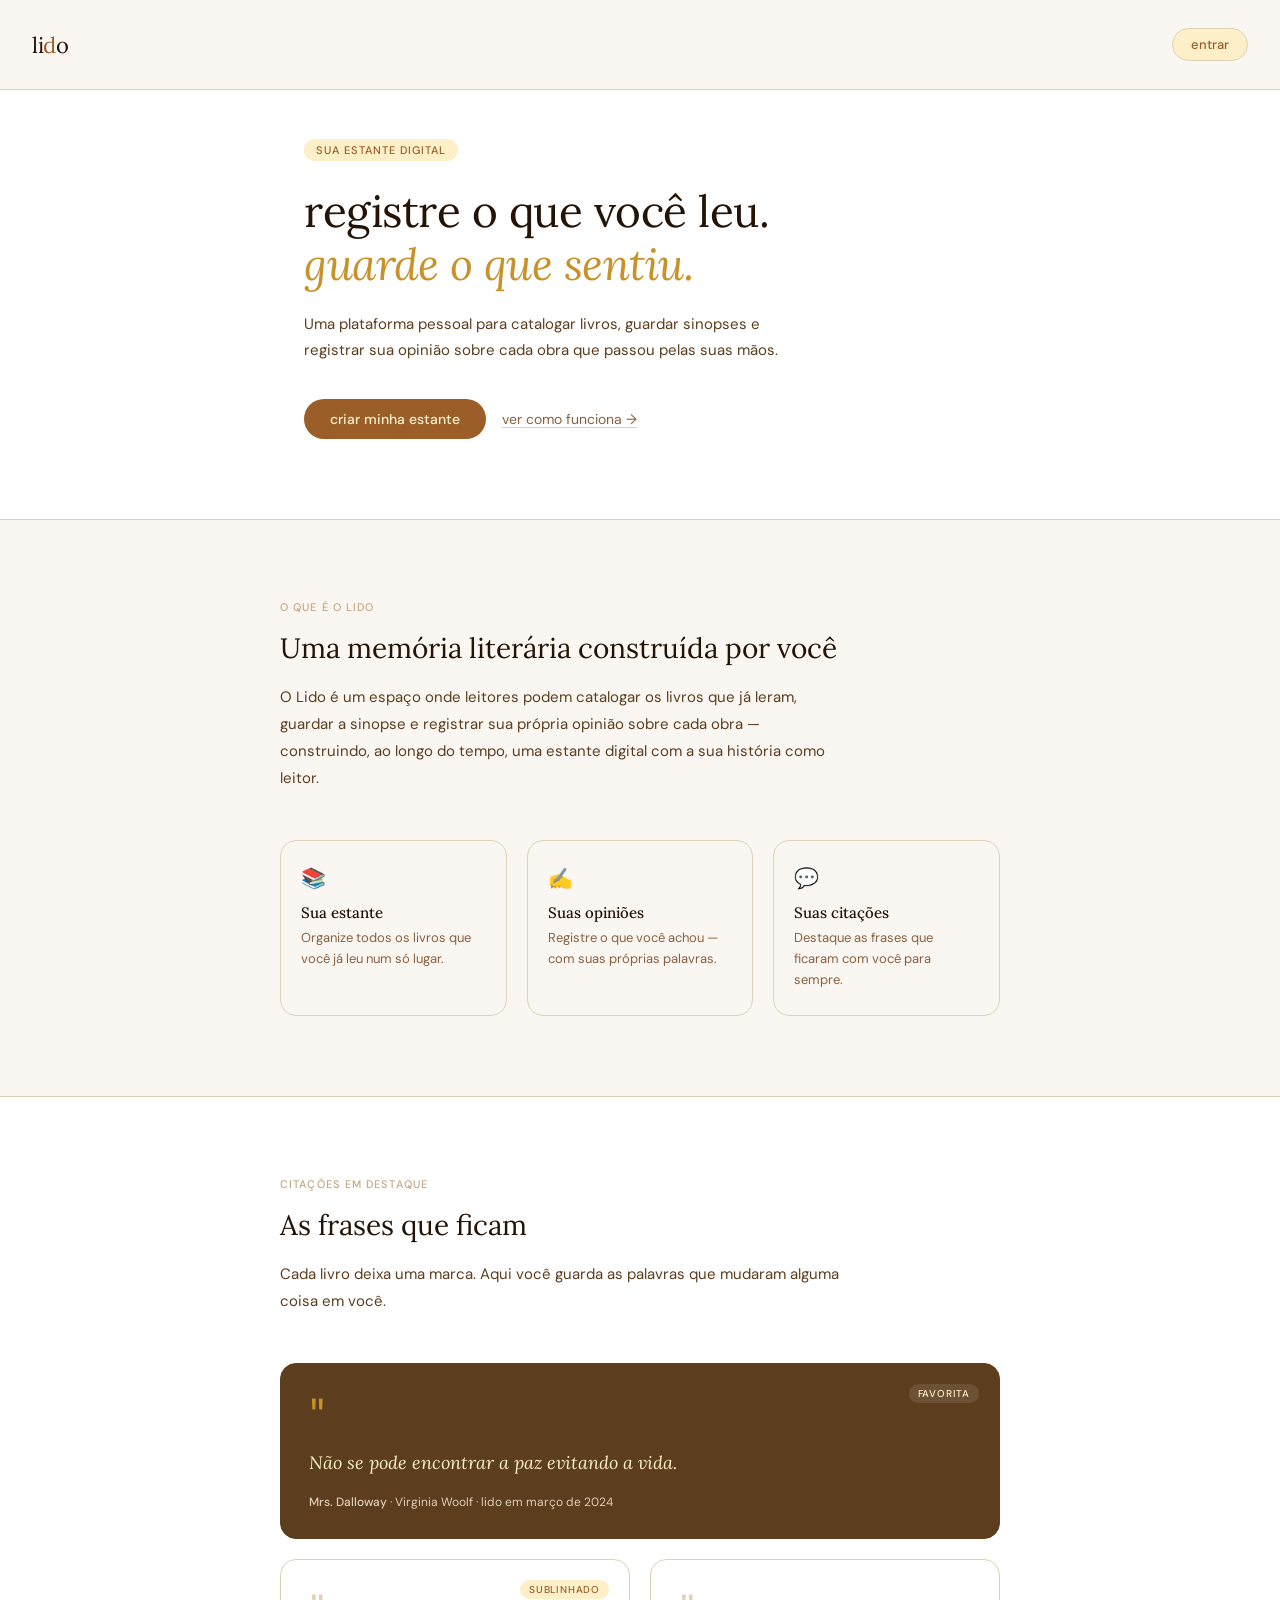
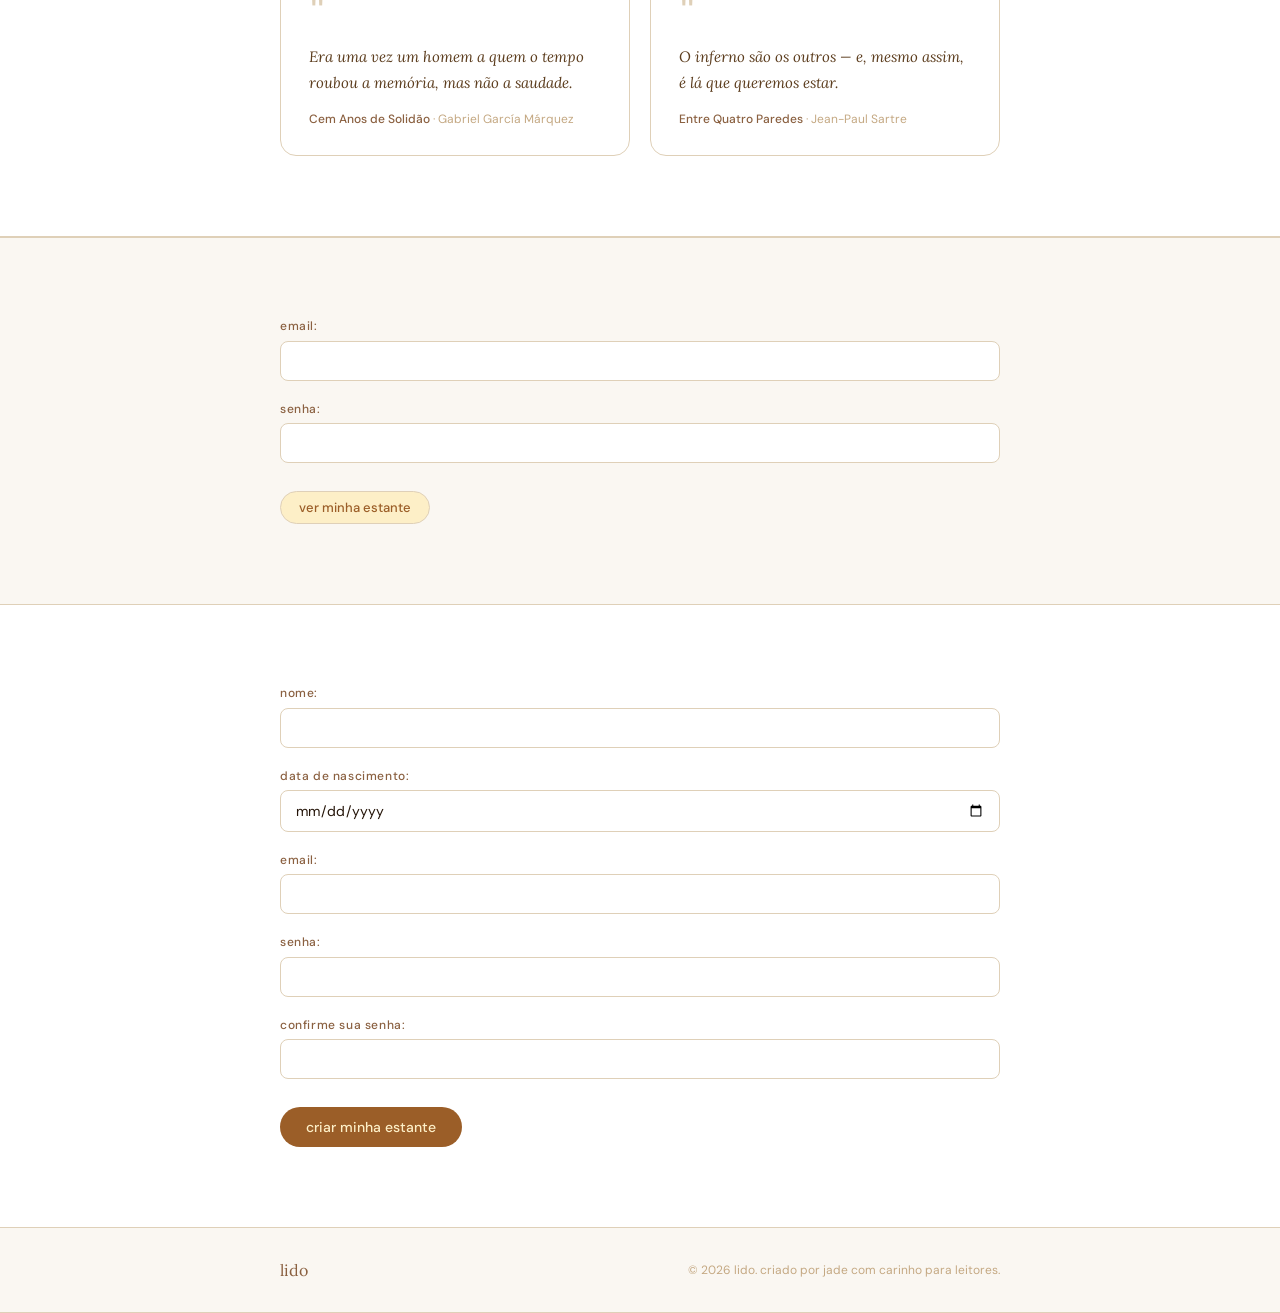
<file: index.html>
<!DOCTYPE html>
<html lang="pt-BR">
<head>
<meta charset="UTF-8">
<meta name="viewport" content="width=device-width, initial-scale=1.0">
<title>lido.</title>
<link rel="preconnect" href="https://fonts.googleapis.com">
<link rel="preconnect" href="https://fonts.gstatic.com" crossorigin>
<link href="https://fonts.googleapis.com/css2?family=Lora:ital,wght@0,400;0,500;1,400;1,500&family=DM+Sans:opsz,wght@9..40,300;9..40,400;9..40,500&display=swap" rel="stylesheet">
<link rel="stylesheet" href="style.css">


</head>
<body>


<!-- NAV -->
<header class="lido-header">
<nav class="lido-nav">
<div class="lido-logo">li<span>d</span>o</div>
<button class="nav-btn" onclick="location.href='#login'">entrar</button>
</nav>
</header>


<!-- HERO -->
<section class="hero">
<div class="hero-tag">sua estante digital</div>
<h1>registre o que você leu.<br><em>guarde o que sentiu.</em></h1>
<p class="hero-desc">Uma plataforma pessoal para catalogar livros, guardar sinopses e registrar sua opinião sobre cada obra que passou pelas suas mãos.</p>
<div class="hero-cta">
<button class="btn-primary" onclick="location.href='#signup'">criar minha estante</button>
<button class="btn-ghost"onclick="location.href='#section-label'">ver como funciona → </button>
</div>
</section>


<!-- O QUE É O LIDO -->
<section class="section-what">
<div class="inner">
<div class="section-label">o que é o lido</div>
<p class="section-title">Uma memória literária construída por você</p>
<p class="section-body">O Lido é um espaço onde leitores podem catalogar os livros que já leram, guardar a sinopse e registrar sua própria opinião sobre cada obra — construindo, ao longo do tempo, uma estante digital com a sua história como leitor.</p>


<div class="features">
<div class="feature-card">
<div class="feature-icon">📚</div>
<h3>Sua estante</h3>
<p>Organize todos os livros que você já leu num só lugar.</p>
</div>
<div class="feature-card">
<div class="feature-icon">✍️</div>
<h3>Suas opiniões</h3>
<p>Registre o que você achou — com suas próprias palavras.</p>
</div>
<div class="feature-card">
<div class="feature-icon">💬</div>
<h3>Suas citações</h3>
<p>Destaque as frases que ficaram com você para sempre.</p>
</div>
</div>
</section>


<!-- CITAÇÕES -->
<section class="section-quotes">
<div class="inner">
<div class="quotes-header">
<div class="section-label">citações em destaque</div>
<p class="section-title">As frases que ficam</p>
<p class="section-body" style="margin-bottom:0">Cada livro deixa uma marca. Aqui você guarda as palavras que mudaram alguma coisa em você.</p>
</div>


<div class="quotes-grid">


<!-- Card grande / featured -->
<div class="quote-card featured">
<span class="quote-tag">favorita</span>
<span class="quote-mark">"</span>
<p class="quote-text">Não se pode encontrar a paz evitando a vida.</p>
<div class="quote-meta">
<strong>Mrs. Dalloway</strong> · Virginia Woolf · lido em março de 2024
</div>
</div>


<!-- Cards menores -->
<div class="quote-card">
<span class="quote-tag">sublinhado</span>
<span class="quote-mark">"</span>
<p class="quote-text">Era uma vez um homem a quem o tempo roubou a memória, mas não a saudade.</p>
<div class="quote-meta">
<strong>Cem Anos de Solidão</strong> · Gabriel García Márquez
</div>
</div>


<div class="quote-card">
<span class="quote-mark">"</span>
<p class="quote-text">O inferno são os outros — e, mesmo assim, é lá que queremos estar.</p>
<div class="quote-meta">
<strong>Entre Quatro Paredes</strong> · Jean-Paul Sartre
</div>
</div>


</div>
</div>
</section>


<!-- LOGIN -->
<section id="login" class="login-section">
<form action="" method="get" class="form-section">
<div class="form-login">
<label for="email-login">email: </label>
<input type="email" name="email" id="email-login" required />
</div>
<div class="form-login">
<label for="password-login">senha: </label>
<input type="password" name="password" id="password-login" required />
</div>
</form>
<div class="send-login">
<button class="btn">ver minha estante</button>
</div>
</section>


<!-- SIGNUP -->
<section id="signup" class="signup-section">
<form action="" method="get" class="form-section">
<div class="form-register">
<label for="fullname">nome: </label>
<input type="text" name="fullname" id="fullname" required />
</div>
<div class="form-register">
<label for="birthdate">data de nascimento: </label>
<input type="date" name="birthdate" id="birthdate" required />
</div>
<div class="form-register">
<label for="email-register">email: </label>
<input type="email" name="email" id="email-register" required />
</div>
<div class="form-register">
<label for="password-register">senha: </label>
<input type="password" name="password" id="password-register" required />
</div>
<div class="form-register">
<label for="confirm-password">confirme sua senha: </label>
<input type="password" name="confirm_password" id="confirm-password" required />
</div>
</form>
<div class="send-register">
<button class="btn">criar minha estante</button>
</div>
</section>



<!-- FOOTER -->
<footer>
<div class="footer-inner">
<div class="footer-logo">lido</div>
<span class="footer-copy">© 2026 lido. criado por jade com carinho para leitores.</span>
</div>
</footer>

<script>
document.querySelector('.send-register .btn').addEventListener('click', async function () {
    const response = await fetch('api/register.php', {
    method: 'POST',
    headers: { 'Content-Type': 'application/json' },
    body: JSON.stringify({
        fullname: document.getElementById('fullname').value.trim(),
        email: document.getElementById('email-register').value.trim(),
        birthdate: document.getElementById('birthdate').value,
        password: document.getElementById('password-register').value,
        confirm_password: document.getElementById('confirm-password').value
    })
    });

    const data = await response.json();
    console.log(data);
});
</script>
</body>
</html>
</file>
<file: style.css>
*, *::before, *::after { box-sizing: border-box; margin: 0; padding: 0; }

:root {
    /* paleta marrom/ocre/caramelo */
    --orange:        #9b5e28;   /* caramelo escuro — CTA principal      */
    --orange-light:  #fdefc7;   /* areia clara — badges, fundos suaves  */
    --orange-mid:    #b87333;   /* marrom claro — hover, acento         */
    --accent:        #c8922a;   /* ocre — italic hero, destaques        */

    --cream:         #faf7f2;   /* fundo geral quase-branco             */
    --cream-dark:    #f0e8d8;   /* cards, caixas secundárias            */

    --ink:           #241408;   /* marrom quase-preto — texto principal */
    --ink-mid:       #5c3d1e;   /* marrom médio — parágrafos           */
    --ink-light:     #8a6040;   /* marrom claro — metas, labels        */
    --ink-faint:     #c4a882;   /* bege — placeholders, fine print     */
    --border:        #dfd0b8;   /* borda quente                         */
    --white:         #ffffff;
    --radius-pill:   99px;
    --max:           720px;
}

html { scroll-behavior: smooth; } /* faz a página rolar suavemente ao clicar nos links âncora*/

body {
    font-family: 'DM Sans', sans-serif;
    /*background: var(--cream); */
    color: var(--ink);
    -webkit-font-smoothing: antialiased;
}

/* ─── LAYOUT ─────────────────────────────────── */
.wrap {
    max-width: var(--max);
    margin: 0 auto;
    padding: 0 1.5rem;
}

/* ─── NAV ────────────────────────────────────── */
.lido-header {
    background-color: var(--cream);
}

.lido-nav {
    width: 100%;
    display: flex;
    padding: 1.75rem 2rem;
    justify-content: space-between;
    align-items: center;
    border-bottom: 1px solid var(--border);
}

.lido-logo {
    font-family: 'Lora', serif;
    font-size: 22px;
    font-weight: 400;
    letter-spacing: -0.5px;
    color: var(--ink);
}

.lido-logo span { color: var(--orange); }

.nav-btn {
    font-family: 'DM Sans', sans-serif;
    font-size: 13px;
    font-weight: 500;
    padding: 7px 18px;
    border-radius: var(--radius-pill);
    border: 1px solid var(--border);
    background: var(--orange-light);
    color: var(--orange);
    cursor: pointer;
    transition: background 0.2s, color 0.2s;
}

.nav-btn:hover { background: var(--orange); color: var(--orange-light); }

/* ─── HERO ───────────────────────────────────── */
.hero {
    padding: 3rem 1.5rem 5rem;
    max-width: var(--max);
    margin: 0 auto;
}

.hero-tag {
    display: inline-block;
    font-size: 11px;
    font-weight: 500;
    letter-spacing: 0.09em;
    text-transform: uppercase;
    color: var(--orange);
    background: var(--orange-light);
    padding: 4px 12px;
    margin-bottom: 1.5rem;
    border-radius: var(--radius-pill);
}

.hero h1 {
    font-family: 'Lora', serif;
    font-size: 44px;
    font-weight: 400;
    line-height: 1.2;
    letter-spacing: -0.5px;
    margin-bottom: 1.25rem;
    max-width: 540px;
}

.hero h1 em {
    font-style: italic;
    color: var(--accent);
}

.hero-desc {
    font-size: 15px;
    line-height: 1.75;
    color: var(--ink-mid);
    max-width: 500px;
    margin-bottom: 2.25rem;
}

.hero-cta {
    display: flex;
    align-items: center;
    gap: 1rem;
    flex-wrap: wrap;
}

.btn-primary {
    font-family: 'DM Sans', sans-serif;
    font-size: 14px;
    font-weight: 500;
    padding: 11px 26px;
    border-radius: var(--radius-pill);
    border: none;
    background: var(--orange);
    color: var(--orange-light);
    cursor: pointer;
    transition: background 0.2s, transform 0.15s;
}

.btn-primary:hover { background: var(--ink-mid); transform: translateY(-1px); }

.btn-ghost {
    font-family: 'DM Sans', sans-serif;
    font-size: 14px;
    font-weight: 400;
    color: var(--ink-light);
    background: none;
    border: none;
    cursor: pointer;
    text-decoration: underline;
    text-underline-offset: 3px;
    text-decoration-color: var(--border);
    transition: color 0.2s;
}

.btn-ghost:hover { color: var(--orange); }

/* ─── DIVIDER ─────────────────────────────────── */
.divider {
    width: 40px;
    height: 1px;
    background: var(--border);
    margin: 0 auto;
}

/* ─── WHAT IS LIDO ───────────────────────────── */
.section-what {
    border-top: 1px solid var(--border);
    border-bottom: 1px solid var(--border);
    background: var(--cream);
    padding: 5rem 1.5rem;
}

.section-what .inner {
    max-width: var(--max);
    margin: 0 auto;
}

.section-label {
    font-size: 11px;
    font-weight: 500;
    letter-spacing: 0.1em;
    text-transform: uppercase;
    color: var(--ink-faint);
    margin-bottom: 1rem;
}

.section-title {
    font-family: 'Lora', serif;
    font-size: 28px;
    font-weight: 400;
    line-height: 1.3;
    margin-bottom: 1.1rem;
}

.section-body {
    font-size: 15px;
    line-height: 1.8;
    color: var(--ink-mid);
    max-width: 560px;
    margin-bottom: 3rem;
}

/* feature cards inline */
.features {
    display: grid;
    grid-template-columns: repeat(3, 1fr);
    gap: 1.25rem;
    margin-top: 2.5rem;
}

.feature-card {
    background: var(--cream);
    border: 1px solid var(--border);
    border-radius: 16px;
    padding: 1.5rem 1.25rem;
}

.feature-icon {
    font-size: 20px;
    margin-bottom: 0.75rem;
}

.feature-card h3 {
    font-family: 'Lora', serif;
    font-size: 15px;
    font-weight: 500;
    margin-bottom: 0.4rem;
}

.feature-card p {
    font-size: 13px;
    line-height: 1.6;
    color: var(--ink-light);
}

/* ─── QUOTES SECTION ─────────────────────────── */
.section-quotes {
    border-bottom: 1px solid var(--border);
    padding: 5rem 1.5rem;
}

.section-quotes .inner {
    max-width: var(--max);
    margin: 0 auto;
}

.quotes-header {
    margin-bottom: 3rem;
}

.quotes-grid {
    display: grid;
    grid-template-columns: 1fr 1fr;
    gap: 1.25rem;
}

.quote-card {
    background: var(--white);
    border: 1px solid var(--border);
    border-radius: 16px;
    padding: 1.75rem;
    position: relative;
}

.quote-card.featured {
    grid-column: span 2;
    background: var(--ink-mid);
    border-color: var(--ink-mid);
}

.quote-mark {
    font-family: 'Lora', serif;
    font-size: 48px;
    line-height: 1;
    color: var(--border);
    margin-bottom: 0.5rem;
    display: block;
}

.quote-card.featured .quote-mark { color: var(--accent); }

.quote-text {
    font-family: 'Lora', serif;
    font-size: 15px;
    font-style: italic;
    line-height: 1.7;
    color: var(--ink-mid);
    margin-bottom: 1rem;
}

.quote-card.featured .quote-text {
    font-size: 18px;
    color: var(--orange-light);
}

.quote-meta {
    font-size: 12px;
    color: var(--ink-faint);
}

.quote-meta strong {
    font-weight: 500;
    color: var(--ink-light);
}

.quote-card.featured .quote-meta,
.quote-card.featured .quote-meta strong {
    color: var(--border);
}

.quote-tag {
    position: absolute;
    top: 1.25rem;
    right: 1.25rem;
    font-size: 10px;
    font-weight: 500;
    letter-spacing: 0.08em;
    text-transform: uppercase;
    background: var(--orange-light);
    color: var(--orange);
    padding: 3px 9px;
    border-radius: var(--radius-pill);
}

.quote-card.featured .quote-tag {
    background: rgba(255,255,255,0.1);
    color: var(--orange-light);
}

/* ─── LOGIN / INSCRIÇÃO ──────────────────────── */
.login-section,
.login-inscription {
    border-top: 1px solid var(--border);
    padding: 5rem 1.5rem;
    background: var(--cream);
}

.signup-section,
.signup-inscription
{
    border-top: 1px solid var(--border); 
    background: var(--white);
    border-bottom: 1px solid var(--border);
    border-top: 1px solid var(--border);
    padding: 5rem 1.5rem;
}

.form-section {
    max-width: var(--max);
    margin: 0 auto;
    display: flex;
    flex-direction: column;
    gap: 1.25rem;
}

.form-login,
.form-register {
    display: flex;
    flex-direction: column;
    gap: 0.4rem;
}

.form-login label,
.form-register label {
    font-size: 12px;
    font-weight: 500;
    letter-spacing: 0.05em;
    color: var(--ink-light);
}

.form-login input,
.form-register input {
    font-family: 'DM Sans', sans-serif;
    font-size: 14px;
    color: var(--ink);
    background: var(--white);
    border: 1px solid var(--border);
    border-radius: 8px;
    padding: 10px 14px;
    outline: none;
    transition: border-color 0.2s;
    width: 100%;
}

.form-login input:focus,
.form-register input:focus {
    border-color: var(--orange);
}

.send-login,
.send-register {
    max-width: var(--max);
    margin: 1.75rem auto 0;
}

.send-login .btn {
    font-family: 'DM Sans', sans-serif;
    font-size: 13px;
    font-weight: 500;
    padding: 7px 18px;
    border-radius: var(--radius-pill);
    border: 1px solid var(--border);
    background: var(--orange-light);
    color: var(--orange);
    cursor: pointer;
    transition: background 0.2s, color 0.2s;
}

.send-login .btn:hover { background: var(--orange); color: var(--orange-light); }

.send-register .btn {
    font-family: 'DM Sans', sans-serif;
    font-size: 14px;
    font-weight: 500;
    padding: 11px 26px;
    border-radius: var(--radius-pill);
    border: none;
    background: var(--orange);
    color: var(--orange-light);
    cursor: pointer;
    transition: background 0.2s, transform 0.15s;
}

.send-register .btn:hover { background: var(--ink-mid); transform: translateY(-1px); }

/* ─── FOOTER ─────────────────────────────────── */
footer {
    padding: 2rem 1.5rem;
    background-color: var(--cream);
    border-bottom: 1px solid var(--border);

}

.footer-inner {
    max-width: var(--max);
    margin: 0 auto;
    display: flex;
    align-items: center;
    justify-content: space-between;
}

.footer-logo {
    font-family: 'Lora', serif;
    font-size: 16px;
    color: var(--ink-light);
}

.footer-copy {
    font-size: 12px;
    color: var(--ink-faint);
}

/* ─── RESPONSIVE ─────────────────────────────── */
@media (max-width: 768px) {
    .lido-nav { padding: 1.5rem 1.5rem; }
    .hero h1 { font-size: 34px; }
    .features { grid-template-columns: 1fr 1fr; }
}

@media (max-width: 560px) {
    .lido-nav { padding: 1.25rem 1rem; }
    .hero { padding: 2.5rem 1rem 4rem; }
    .hero h1 { font-size: 28px; max-width: 100%; }
    .hero-desc { max-width: 100%; }

    .section-what,

    .section-quotes { padding: 4rem 1rem; }

    .features { grid-template-columns: 1fr; }

    .quotes-grid { grid-template-columns: 1fr; }
    .quote-card.featured { grid-column: span 1; }

    .signup-box { padding: 2rem 1.5rem; }
    .signup-form { flex-direction: column; }
    .signup-form input[type="email"],
    .signup-form .btn-primary { width: 100%; }

    .footer-inner { flex-direction: column; gap: 0.5rem; text-align: center; }
}
</file>
